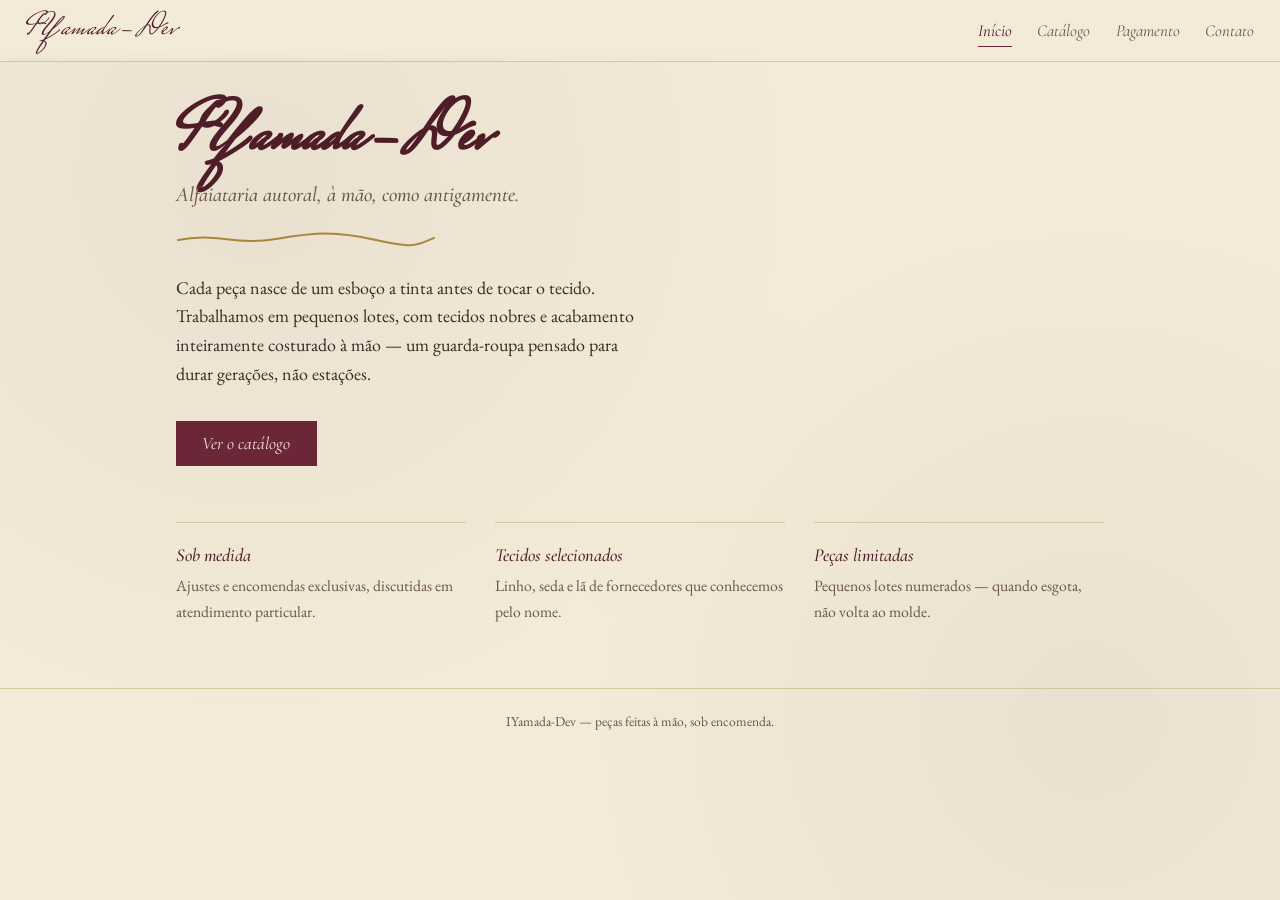
<file: Ateliê/IYamada-Dev.html>
<!DOCTYPE html>
<html lang="pt-BR">
<head>
<meta charset="UTF-8">
<meta name="viewport" content="width=device-width, initial-scale=1.0">
<title>IYamada-Dev — Alfaiataria de outro tempo</title>
<link rel="preconnect" href="https://fonts.googleapis.com">
<link rel="preconnect" href="https://fonts.gstatic.com" crossorigin>
<link href="https://fonts.googleapis.com/css2?family=Mrs+Saint+Delafield&family=Cormorant+Garamond:ital,wght@0,400;0,500;0,600;1,400;1,500&family=EB+Garamond:ital,wght@0,400;0,500;1,400&display=swap" rel="stylesheet">
<style>
  :root{
    --paper:#F3EAD8;
    --paper-alt:#EAdcbf;
    --ink:#3A2B22;
    --ink-soft:#6b5642;
    --wine:#6B2737;
    --wine-deep:#4E1D28;
    --rose:#C79B93;
    --gold:#A9863E;
    --line:#D8C6A0;
    --shadow: rgba(58,43,34,.18);
    --script: 'Mrs Saint Delafield', 'Segoe Script', cursive;
    --serif: 'Cormorant Garamond', Georgia, 'Times New Roman', serif;
    --body: 'EB Garamond', Georgia, serif;
  }
  @media (prefers-color-scheme: dark){
    :root:not([data-theme="light"]){
      --paper:#241B16;
      --paper-alt:#2E241D;
      --ink:#EDE0C8;
      --ink-soft:#c9b99a;
      --wine:#D08A93;
      --wine-deep:#8B3F4C;
      --rose:#d9b9ae;
      --gold:#cfae6c;
      --line:#4A3B2E;
      --shadow: rgba(0,0,0,.45);
    }
  }
  :root[data-theme="dark"]{
    --paper:#241B16;
    --paper-alt:#2E241D;
    --ink:#EDE0C8;
    --ink-soft:#c9b99a;
    --wine:#D08A93;
    --wine-deep:#8B3F4C;
    --rose:#d9b9ae;
    --gold:#cfae6c;
    --line:#4A3B2E;
    --shadow: rgba(0,0,0,.45);
  }
  *{box-sizing:border-box;}
  html,body{margin:0;padding:0;}
  body{
    background:var(--paper);
    color:var(--ink);
    font-family:var(--body);
    font-size:18px;
    line-height:1.6;
    overflow-x:hidden;
    min-height:100vh;
  }
  a{color:var(--wine);}
  button{font-family:inherit;}

  /* texture */
  body::before{
    content:"";
    position:fixed; inset:0;
    pointer-events:none;
    z-index:0;
    background-image:
      radial-gradient(circle at 20% 20%, var(--shadow) 0, transparent 45%),
      radial-gradient(circle at 85% 80%, var(--shadow) 0, transparent 40%);
    opacity:.25;
  }

  /* ---------- nav ---------- */
  header{
    position:fixed; top:0; left:0; right:0;
    z-index:50;
    display:flex; align-items:center; justify-content:space-between;
    padding:.9rem 1.6rem;
    background:linear-gradient(var(--paper) 85%, transparent);
    border-bottom:1px solid var(--line);
  }
  .brand{
    font-family:var(--script);
    font-size:2rem;
    color:var(--wine-deep);
    line-height:1;
    letter-spacing:.5px;
    text-decoration:none;
    white-space:nowrap;
  }
  nav{display:flex; gap:1.6rem; flex-wrap:wrap;}
  nav button{
    background:none; border:none; cursor:pointer;
    font-family:var(--serif); font-style:italic; font-size:1.05rem;
    color:var(--ink-soft);
    padding:.2rem 0;
    position:relative;
  }
  nav button::after{
    content:"";
    position:absolute; left:0; bottom:-3px;
    width:100%; height:1px;
    background:var(--wine);
    transform:scaleX(0);
    transform-origin:right;
    transition:transform .35s ease;
  }
  nav button:hover::after,
  nav button[aria-current="page"]::after{
    transform:scaleX(1);
    transform-origin:left;
  }
  nav button[aria-current="page"]{color:var(--wine-deep);}
  nav button:focus-visible, .icon-btn:focus-visible, .dot:focus-visible{
    outline:2px solid var(--wine); outline-offset:3px;
  }

  /* ---------- ink transition overlay ---------- */
  .ink-overlay{
    position:fixed; inset:0; z-index:900;
    background:var(--wine-deep);
    clip-path:circle(0% at 50% 50%);
    pointer-events:none;
  }
  .ink-overlay.animate{ transition:clip-path .55s cubic-bezier(.65,0,.35,1); }
  .ink-overlay.cover{ clip-path:circle(150% at var(--ox) var(--oy)); }
  @media (prefers-reduced-motion: reduce){
    .ink-overlay.animate{ transition:none; }
  }

  main{
    position:relative; z-index:1;
    max-width:980px; margin:0 auto;
    padding:6.5rem 1.6rem 4rem;
  }
  .page{ display:none; }
  .page.active{ display:block; animation:fadein .5s ease both; }
  @keyframes fadein{
    from{ opacity:0; transform:translateY(10px); }
    to{ opacity:1; transform:translateY(0); }
  }
  @media (prefers-reduced-motion: reduce){
    .page.active{ animation:none; }
  }

  .flourish{ width:100%; max-width:260px; height:18px; display:block; margin:1.2rem 0 1.6rem; }
  .flourish path{
    fill:none; stroke:var(--gold); stroke-width:2; stroke-linecap:round;
    stroke-dasharray:400; stroke-dashoffset:400;
    animation:draw 1.4s ease forwards .3s;
  }
  @keyframes draw{ to{ stroke-dashoffset:0; } }
  @media (prefers-reduced-motion: reduce){
    .flourish path{ animation:none; stroke-dashoffset:0; }
  }

  /* ---------- home ---------- */
  .hero h1{
    font-family:var(--script);
    font-size:clamp(2.6rem, 7vw, 4.4rem);
    color:var(--wine-deep);
    margin:0 0 .2rem;
    line-height:1;
  }
  .hero .tagline{
    font-family:var(--serif); font-style:italic; font-weight:500;
    font-size:1.3rem; color:var(--ink-soft); margin:0;
  }
  .hero p.lede{
    max-width:52ch; margin:1.6rem 0 2rem;
  }
  .cta{
    display:inline-block;
    background:var(--wine); color:var(--paper);
    font-family:var(--serif); font-style:italic; font-size:1.1rem;
    padding:.7rem 1.6rem;
    border:1px solid var(--wine);
    cursor:pointer;
    text-decoration:none;
    transition:background .25s ease, color .25s ease;
  }
  .cta:hover{ background:transparent; color:var(--wine); }

  .home-grid{
    margin-top:3.5rem;
    display:grid; grid-template-columns:repeat(3,1fr); gap:1.8rem;
  }
  .home-grid .item{ border-top:1px solid var(--line); padding-top:.9rem; }
  .home-grid h3{
    font-family:var(--serif); font-style:italic; font-weight:500;
    margin:.2rem 0; color:var(--wine-deep); font-size:1.15rem;
  }
  .home-grid p{ margin:0; color:var(--ink-soft); font-size:.98rem; }
  @media (max-width:640px){ .home-grid{ grid-template-columns:1fr; } }

  h2.page-title{
    font-family:var(--serif); font-style:italic; font-weight:500;
    font-size:2.2rem; color:var(--wine-deep); margin:0;
  }

  /* ---------- catalog carousel ---------- */
  .carousel{
    margin-top:1rem;
    display:grid; grid-template-columns:auto 1fr auto; align-items:center;
    gap:1rem;
  }
  .icon-btn{
    background:none; border:1px solid var(--line); border-radius:50%;
    width:44px; height:44px; display:flex; align-items:center; justify-content:center;
    cursor:pointer; color:var(--wine-deep); flex:0 0 auto;
    transition:border-color .2s ease, transform .15s ease;
  }
  .icon-btn:hover{ border-color:var(--wine); transform:scale(1.06); }
  .icon-btn svg{ width:20px; height:20px; stroke:currentColor; fill:none; stroke-width:2; }

  .stage{
    overflow:hidden;
    touch-action:pan-y;
  }
  .track{
    display:flex;
    transition:transform .5s cubic-bezier(.65,0,.35,1);
  }
  @media (prefers-reduced-motion: reduce){
    .track{ transition:none; }
  }
  .card{
    flex:0 0 100%;
    display:grid; grid-template-columns:1fr 1.15fr; gap:1.6rem; align-items:center;
    padding:0 .3rem;
  }
  @media (max-width:640px){ .card{ grid-template-columns:1fr; text-align:center; } }

  .sketch-wrap{
    background:var(--paper-alt);
    border:1px solid var(--line);
    aspect-ratio:3/4;
    display:flex; align-items:center; justify-content:center;
    position:relative;
    overflow:hidden;
  }
  .sketch-wrap img{
    width:100%; height:100%; object-fit:cover; object-position:top center;
    filter:sepia(.12) saturate(.92) contrast(1.04);
    opacity:0; transform:scale(1.04);
    transition:opacity .6s ease, transform .6s ease;
  }
  .sketch-wrap img.reveal{ opacity:1; transform:scale(1); }
  @media (prefers-reduced-motion: reduce){
    .sketch-wrap img{ transition:none; opacity:1; transform:none; }
  }
  .corner{
    position:absolute; top:10px; left:10px;
    width:24px; height:24px; opacity:.8; pointer-events:none;
  }
  .corner path{ fill:none; stroke:var(--gold); stroke-width:1.6; }

  .product-name{
    font-family:var(--serif); font-style:italic; font-weight:600;
    font-size:1.8rem; color:var(--wine-deep); margin:0 0 .3rem;
  }
  .product-price{
    font-family:var(--serif); font-size:1.4rem; color:var(--ink); margin:0 0 .7rem;
  }
  .stock-tag{
    display:inline-block; font-size:.92rem; padding:.25rem .7rem;
    border:1px solid var(--line);
  }
  .stock-tag.low{ color:var(--wine); border-color:var(--wine); }
  .stock-tag.out{ color:var(--paper); background:var(--wine); border-color:var(--wine); }

  .dots{ display:flex; justify-content:center; gap:.55rem; margin-top:1.4rem; }
  .dot{
    width:9px; height:9px; border-radius:50%;
    border:1px solid var(--gold); background:transparent; cursor:pointer; padding:0;
  }
  .dot[aria-current="true"]{ background:var(--gold); }

  .catalog-list{ margin-top:3rem; border-top:1px solid var(--line); }
  .catalog-list .row{
    display:flex; justify-content:space-between; align-items:baseline;
    padding:.75rem 0; border-bottom:1px solid var(--line);
    font-family:var(--serif); font-style:italic;
  }
  .catalog-list .row span:first-child{ color:var(--ink); }
  .catalog-list .row .meta{ color:var(--ink-soft); font-size:.92rem; font-style:normal; }
  .catalog-list .row .price{ color:var(--wine-deep); font-weight:600; }

  /* ---------- payment ---------- */
  .ticket-grid{
    margin-top:1.6rem;
    display:grid; grid-template-columns:repeat(2,1fr); gap:1.3rem;
  }
  @media (max-width:640px){ .ticket-grid{ grid-template-columns:1fr; } }
  .ticket{
    border:1px dashed var(--line);
    padding:1.4rem 1.5rem;
    background:var(--paper-alt);
    position:relative;
  }
  .ticket svg{ width:34px; height:34px; stroke:var(--wine); fill:none; stroke-width:2; margin-bottom:.6rem; }
  .ticket h3{
    font-family:var(--serif); font-style:italic; font-weight:600;
    margin:0 0 .3rem; color:var(--wine-deep); font-size:1.25rem;
  }
  .ticket p{ margin:0; color:var(--ink-soft); font-size:.98rem; }

  /* ---------- contact ---------- */
  .postcard{
    margin-top:1.6rem;
    border:1px solid var(--line);
    padding:2rem;
    display:grid; grid-template-columns:1fr 1px 1fr;
    gap:1.8rem; align-items:center;
    background:var(--paper-alt);
  }
  .postcard .divider{ background:var(--line); height:100%; }
  @media (max-width:640px){
    .postcard{ grid-template-columns:1fr; }
    .postcard .divider{ display:none; }
  }
  .contact-line{ display:flex; align-items:center; gap:.8rem; margin:.9rem 0; }
  .contact-line svg{ width:22px; height:22px; stroke:var(--wine); fill:none; stroke-width:2; flex:0 0 auto; }
  .contact-line a{ font-family:var(--serif); font-style:italic; font-size:1.15rem; text-decoration:none; }
  .contact-line a:hover{ text-decoration:underline; }
  .stamp{
    font-family:var(--script); font-size:1.6rem; color:var(--wine-deep);
    text-align:center;
  }

  footer{
    position:relative; z-index:1;
    text-align:center; padding:1.4rem; font-size:.85rem; color:var(--ink-soft);
    border-top:1px solid var(--line);
  }
</style>
</head>
<body>

<div class="ink-overlay" id="inkOverlay"></div>

<header>
  <a class="brand" href="#" id="brandLink">IYamada-Dev</a>
  <nav>
    <button data-page="home" aria-current="page">Início</button>
    <button data-page="catalogo">Catálogo</button>
    <button data-page="pagamento">Pagamento</button>
    <button data-page="contato">Contato</button>
  </nav>
</header>

<main>

  <!-- HOME -->
  <section class="page active" id="page-home">
    <div class="hero">
      <h1>IYamada-Dev</h1>
      <p class="tagline">Alfaiataria autoral, à mão, como antigamente.</p>
      <svg class="flourish" viewBox="0 0 260 18"><path d="M2,10 C40,2 60,16 100,9 S160,1 200,10 S240,15 258,8"/></svg>
      <p class="lede">Cada peça nasce de um esboço a tinta antes de tocar o tecido. Trabalhamos em pequenos lotes, com tecidos nobres e acabamento inteiramente costurado à mão — um guarda-roupa pensado para durar gerações, não estações.</p>
      <button class="cta" data-page="catalogo">Ver o catálogo</button>
    </div>

    <div class="home-grid">
      <div class="item">
        <h3>Sob medida</h3>
        <p>Ajustes e encomendas exclusivas, discutidas em atendimento particular.</p>
      </div>
      <div class="item">
        <h3>Tecidos selecionados</h3>
        <p>Linho, seda e lã de fornecedores que conhecemos pelo nome.</p>
      </div>
      <div class="item">
        <h3>Peças limitadas</h3>
        <p>Pequenos lotes numerados — quando esgota, não volta ao molde.</p>
      </div>
    </div>
  </section>

  <!-- CATALOGO -->
  <section class="page" id="page-catalogo">
    <h2 class="page-title">Catálogo</h2>
    <svg class="flourish" viewBox="0 0 260 18"><path d="M2,10 C40,2 60,16 100,9 S160,1 200,10 S240,15 258,8"/></svg>

    <div class="carousel">
      <button class="icon-btn" id="prevBtn" aria-label="Peça anterior">
        <svg viewBox="0 0 24 24"><path d="M15 18l-6-6 6-6"/></svg>
      </button>

      <div class="stage">
        <div class="track" id="track"></div>
      </div>

      <button class="icon-btn" id="nextBtn" aria-label="Próxima peça">
        <svg viewBox="0 0 24 24"><path d="M9 18l6-6-6-6"/></svg>
      </button>
    </div>

    <div class="dots" id="dots"></div>

    <div class="catalog-list" id="catalogList"></div>
  </section>

  <!-- PAGAMENTO -->
  <section class="page" id="page-pagamento">
    <h2 class="page-title">Formas de pagamento</h2>
    <svg class="flourish" viewBox="0 0 260 18"><path d="M2,10 C40,2 60,16 100,9 S160,1 200,10 S240,15 258,8"/></svg>
    <p>Aceitamos os seguintes meios, na loja ou por encomenda combinada em atendimento:</p>

    <div class="ticket-grid">
      <div class="ticket">
        <svg viewBox="0 0 24 24"><path d="M12 3l9 9-9 9-9-9 9-9z"/><path d="M8 12h8M12 8v8"/></svg>
        <h3>Pix</h3>
        <p>5% de desconto à vista. Confirmação enviada na hora.</p>
      </div>
      <div class="ticket">
        <svg viewBox="0 0 24 24"><rect x="2.5" y="5" width="19" height="14" rx="1.5"/><path d="M2.5 9.5h19"/></svg>
        <h3>Cartão de crédito</h3>
        <p>Em até 3x sem juros para peças a partir de R$ 300.</p>
      </div>
      <div class="ticket">
        <svg viewBox="0 0 24 24"><rect x="2.5" y="5" width="19" height="14" rx="1.5"/><path d="M6 15h4"/></svg>
        <h3>Cartão de débito</h3>
        <p>Débito à vista em todas as bandeiras principais.</p>
      </div>
      <div class="ticket">
        <svg viewBox="0 0 24 24"><rect x="2.5" y="6" width="19" height="12" rx="1"/><circle cx="12" cy="12" r="3"/></svg>
        <h3>Dinheiro</h3>
        <p>Pagamento em espécie diretamente no ateliê.</p>
      </div>
    </div>
  </section>

  <!-- CONTATO -->
  <section class="page" id="page-contato">
    <h2 class="page-title">Contato</h2>
    <svg class="flourish" viewBox="0 0 260 18"><path d="M2,10 C40,2 60,16 100,9 S160,1 200,10 S240,15 258,8"/></svg>

    <div class="postcard">
      <div>
        <p style="margin-top:0;">Atendimento por encomenda e visita agendada. Escreva, ligue ou nos encontre nas redes.</p>
        <div class="contact-line">
          <svg viewBox="0 0 24 24"><path d="M22 16.9v3a2 2 0 0 1-2.2 2 19.8 19.8 0 0 1-8.6-3 19.5 19.5 0 0 1-6-6 19.8 19.8 0 0 1-3-8.7A2 2 0 0 1 4.1 2h3a2 2 0 0 1 2 1.7c.1.9.3 1.8.6 2.7a2 2 0 0 1-.5 2.1L7.9 9.9a16 16 0 0 0 6 6l1.4-1.4a2 2 0 0 1 2.1-.5c.9.3 1.8.5 2.7.6a2 2 0 0 1 1.9 2z"/></svg>
          <a href="#">xxxxxxxxxxxxxxxx</a>
        </div>
      </div>
      <div class="divider"></div>
      <div class="stamp">— com carinho,<br>IYamada-Dev</div>
    </div>
  </section>

</main>

<footer>IYamada-Dev — peças feitas à mão, sob encomenda.</footer>

<script>
(function(){
  var photos = {
    skirt: "[data-uri]",
    dressPink: "[data-uri]",
    blazer: "[data-uri]",
    blouse: "[data-uri]",
    dressGreen: "[data-uri]",
    coat: "[data-uri]",
  };

  var products = [
    { name:"Vestido Midi Rosa Empoeirado", price:389, stock:4, img:photos.dressPink },
    { name:"Blazer Alfaiataria Bordô",     price:459, stock:2, img:photos.blazer },
    { name:"Saia Plissada Creme",          price:259, stock:7, img:photos.skirt },
    { name:"Blusa de Seda Marfim",         price:219, stock:0, img:photos.blouse },
    { name:"Vestido Longo Verde Musgo",    price:529, stock:3, img:photos.dressGreen },
    { name:"Casaco de Lã Caramelo",        price:619, stock:5, img:photos.coat }
  ];

  function brl(n){
    return n.toLocaleString('pt-BR', { style:'currency', currency:'BRL' });
  }

  var track = document.getElementById('track');
  var dotsWrap = document.getElementById('dots');
  var list = document.getElementById('catalogList');

  products.forEach(function(p, i){
    var card = document.createElement('div');
    card.className = 'card';
    var stockHtml;
    if(p.stock === 0){
      stockHtml = '<span class="stock-tag out">Esgotado</span>';
    } else if(p.stock <= 2){
      stockHtml = '<span class="stock-tag low">' + p.stock + ' peça' + (p.stock>1?'s':'') + ' em estoque — últimas unidades</span>';
    } else {
      stockHtml = '<span class="stock-tag">' + p.stock + ' peças em estoque</span>';
    }
    card.innerHTML =
      '<div class="sketch-wrap">' +
        '<img src="'+p.img+'" alt="Foto de '+p.name+'" class="photo" data-idx="'+i+'">' +
        '<svg class="corner" viewBox="0 0 26 26"><path d="M1,10 Q1,1 10,1 M1,14 L1,20"/></svg>' +
      '</div>' +
      '<div>' +
        '<p class="product-name">' + p.name + '</p>' +
        '<p class="product-price">' + brl(p.price) + '</p>' +
        stockHtml +
      '</div>';
    track.appendChild(card);

    var dot = document.createElement('button');
    dot.className = 'dot';
    dot.setAttribute('aria-label', 'Ver ' + p.name);
    if(i===0) dot.setAttribute('aria-current','true');
    dot.addEventListener('click', function(){ goTo(i); });
    dotsWrap.appendChild(dot);

    var row = document.createElement('div');
    row.className = 'row';
    row.innerHTML =
      '<span>' + p.name + ' <span class="meta">— ' + (p.stock===0 ? 'esgotado' : p.stock + ' peças') + '</span></span>' +
      '<span class="price">' + brl(p.price) + '</span>';
    list.appendChild(row);
  });

  var current = 0;
  function render(animateSketch){
    track.style.transform = 'translateX(' + (-current*100) + '%)';
    var dots = dotsWrap.querySelectorAll('.dot');
    dots.forEach(function(d,i){
      if(i===current) d.setAttribute('aria-current','true');
      else d.removeAttribute('aria-current');
    });
    if(animateSketch){
      var img = track.querySelector('.photo[data-idx="'+current+'"]');
      if(img){
        img.classList.remove('reveal');
        void img.getBoundingClientRect();
        img.classList.add('reveal');
      }
    }
  }
  function goTo(i){
    current = (i + products.length) % products.length;
    render(true);
  }
  document.getElementById('prevBtn').addEventListener('click', function(){ goTo(current-1); });
  document.getElementById('nextBtn').addEventListener('click', function(){ goTo(current+1); });

  document.addEventListener('keydown', function(e){
    if(!document.getElementById('page-catalogo').classList.contains('active')) return;
    if(e.key === 'ArrowLeft') goTo(current-1);
    if(e.key === 'ArrowRight') goTo(current+1);
  });

  var stage = document.querySelector('.stage');
  var touchX = null;
  stage.addEventListener('touchstart', function(e){ touchX = e.touches[0].clientX; }, {passive:true});
  stage.addEventListener('touchend', function(e){
    if(touchX===null) return;
    var dx = e.changedTouches[0].clientX - touchX;
    if(Math.abs(dx) > 40){ dx < 0 ? goTo(current+1) : goTo(current-1); }
    touchX = null;
  }, {passive:true});

  render(true);

  /* ---------- page navigation with ink transition ---------- */
  var overlay = document.getElementById('inkOverlay');
  var navButtons = document.querySelectorAll('nav button');
  var ctaButtons = document.querySelectorAll('[data-page]');
  var pages = document.querySelectorAll('.page');
  var activePage = 'home';
  var reduceMotion = window.matchMedia('(prefers-reduced-motion: reduce)').matches;

  function setActivePage(target){
    pages.forEach(function(p){ p.classList.toggle('active', p.id === 'page-'+target); });
    navButtons.forEach(function(b){
      if(b.dataset.page === target) b.setAttribute('aria-current','page');
      else b.removeAttribute('aria-current');
    });
    activePage = target;
    window.scrollTo({ top:0, behavior:'instant' in window ? 'instant' : 'auto' });
  }

  function switchPage(target, originEl){
    if(target === activePage) return;
    if(reduceMotion){ setActivePage(target); return; }

    var rect = originEl ? originEl.getBoundingClientRect() : {left:window.innerWidth/2, top:0, width:0, height:0};
    var ox = rect.left + rect.width/2;
    var oy = rect.top + rect.height/2;
    overlay.style.setProperty('--ox', ox + 'px');
    overlay.style.setProperty('--oy', oy + 'px');

    overlay.classList.add('animate');
    requestAnimationFrame(function(){
      overlay.classList.add('cover');
    });

    setTimeout(function(){
      setActivePage(target);
      overlay.classList.remove('animate');
      overlay.classList.remove('cover');
      void overlay.offsetWidth;
      overlay.classList.add('animate');
    }, 560);
  }

  ctaButtons.forEach(function(btn){
    btn.addEventListener('click', function(e){
      var target = btn.dataset.page;
      if(target) switchPage(target, btn);
    });
  });
  document.getElementById('brandLink').addEventListener('click', function(e){
    e.preventDefault();
    switchPage('home', document.getElementById('brandLink'));
  });
})();
</script>
</body>
</html>
</file>
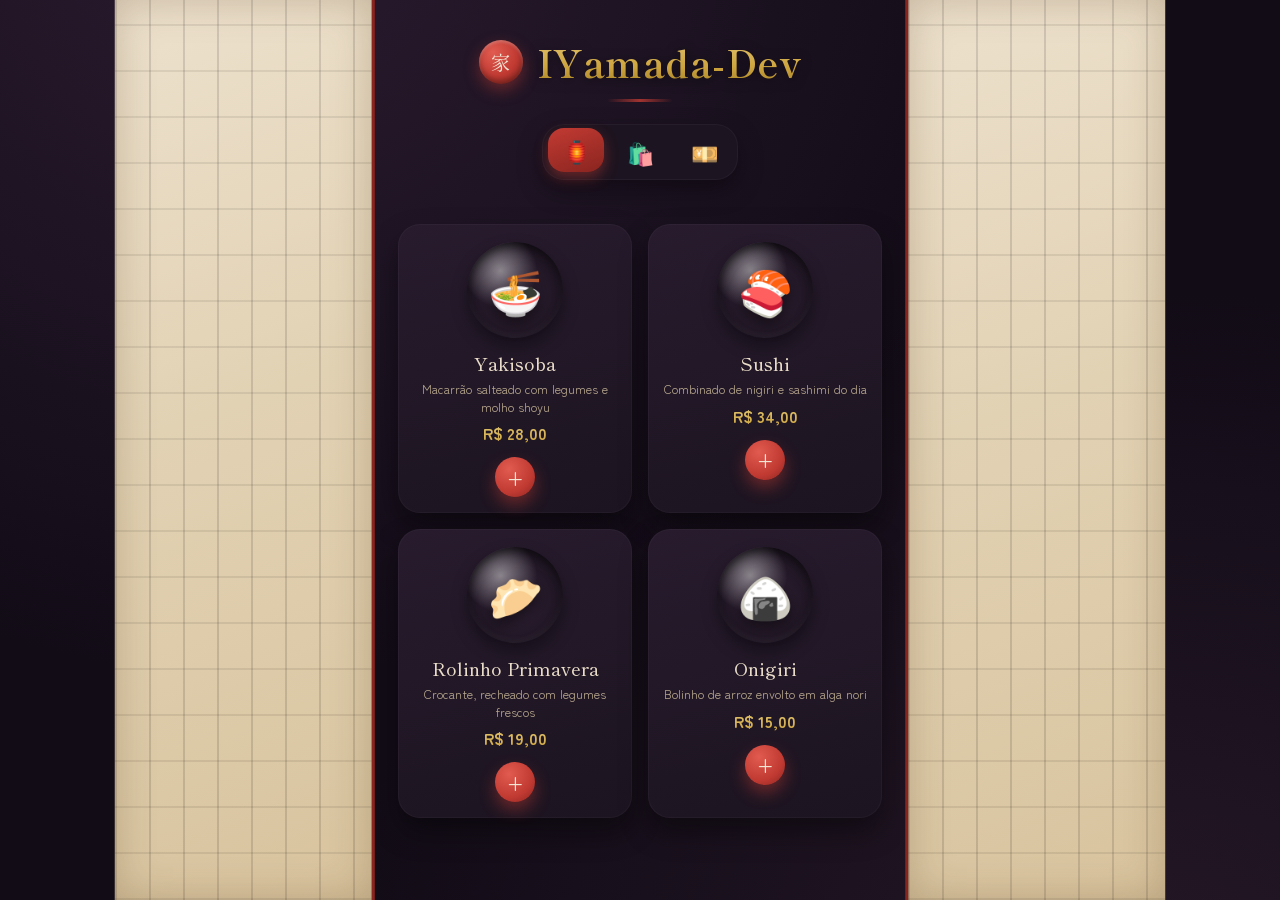
<file: Restaurante japonês/iyamada-dev-restaurante.html>
<!DOCTYPE html>
<html lang="pt-BR">
<head>
<meta charset="UTF-8">
<meta name="viewport" content="width=device-width, initial-scale=1.0">
<title>IYamada-Dev — Restaurante Japonês</title>
<meta name="description" content="IYamada-Dev — cardápio, carrinho e pagamento ilustrativo de um restaurante japonês fictício.">
<meta property="og:title" content="IYamada-Dev">
<meta property="og:description" content="Cardápio, carrinho e pagamento de um restaurante japonês fictício.">
<link rel="icon" href="data:image/svg+xml,%3Csvg xmlns='http://www.w3.org/2000/svg' viewBox='0 0 100 100'%3E%3Ccircle cx='50' cy='50' r='48' fill='%23c23b33'/%3E%3Ctext x='50' y='68' font-size='58' text-anchor='middle' fill='%23f3e7d6'%3E家%3C/text%3E%3C/svg%3E">
<link rel="preconnect" href="https://fonts.googleapis.com">
<link rel="preconnect" href="https://fonts.gstatic.com" crossorigin>
<link href="https://fonts.googleapis.com/css2?family=Shippori+Mincho:wght@500;700&family=Zen+Maru+Gothic:wght@400;500;700;900&display=swap" rel="stylesheet">
<style>
  :root{
    --bg-0:#120c17;
    --bg-1:#1c1420;
    --bg-2:#271b2d;
    --bg-3:#332338;
    --red:#c23b33;
    --red-deep:#8a241f;
    --red-glow:rgba(194,59,51,.45);
    --gold:#cda43e;
    --gold-soft:#e4c877;
    --cream:#f3e7d6;
    --ink:#e9dcc8;
    --ink-dim:#b9a98f;
    --pink:#e9aeb9;
    --ok:#5fa96b;
    --font-display:'Shippori Mincho', serif;
    --font-body:'Zen Maru Gothic', sans-serif;
  }

  *{box-sizing:border-box; margin:0; padding:0;}

  html,body{
    height:100%;
    background:
      radial-gradient(ellipse at 20% -10%, #2a1b2f 0%, transparent 55%),
      radial-gradient(ellipse at 90% 110%, #241726 0%, transparent 50%),
      var(--bg-0);
    color:var(--ink);
    font-family:var(--font-body);
    font-size:17px;
    overflow-x:hidden;
    -webkit-tap-highlight-color:transparent;
  }

  button{font-family:inherit; border:none; background:none; color:inherit; cursor:pointer;}
  input{font-family:inherit; color:inherit;}

  :focus-visible{
    outline:2px solid var(--gold-soft);
    outline-offset:3px;
    border-radius:8px;
  }

  @media (prefers-reduced-motion: reduce){
    *{ animation-duration:.01ms !important; transition-duration:.01ms !important; }
  }

  /* ---------- splash ---------- */
  .splash{
    position:fixed; inset:0; z-index:200;
    background:var(--bg-0);
    display:flex; align-items:center; justify-content:center;
    transition:opacity .6s ease, visibility .6s;
  }
  .splash.hide{ opacity:0; visibility:hidden; pointer-events:none; }
  .splash .seal{
    width:84px; height:84px; font-size:38px;
    animation:pulse 1.1s ease-in-out infinite;
  }
  @keyframes pulse{
    0%,100%{ transform:scale(1); }
    50%{ transform:scale(1.08); }
  }

  /* ---------- layout shell ---------- */
  .app{
    max-width:520px;
    margin:0 auto;
    min-height:100vh;
    display:flex;
    flex-direction:column;
    position:relative;
  }

  /* ---------- header ---------- */
  header{
    padding:34px 20px 18px;
    text-align:center;
    position:relative;
    z-index:5;
  }

  .brand{
    display:flex;
    align-items:center;
    justify-content:center;
    gap:14px;
  }

  .seal{
    width:44px; height:44px;
    border-radius:50%;
    background:radial-gradient(circle at 32% 28%, #e15b50, var(--red) 55%, var(--red-deep) 100%);
    box-shadow:0 6px 16px var(--red-glow), inset 0 -3px 6px rgba(0,0,0,.35), inset 0 2px 3px rgba(255,255,255,.25);
    display:flex; align-items:center; justify-content:center;
    font-family:var(--font-display);
    font-size:20px;
    color:var(--cream);
    flex:none;
  }

  .brand h1{
    font-family:var(--font-display);
    font-weight:700;
    font-size:clamp(28px,7vw,38px);
    letter-spacing:.5px;
    background:linear-gradient(180deg, var(--gold-soft), var(--gold) 60%, #a17d24);
    -webkit-background-clip:text;
    background-clip:text;
    color:transparent;
    filter:drop-shadow(0 2px 6px rgba(0,0,0,.5));
  }

  .brand-underline{
    width:66px; height:3px; margin:10px auto 0;
    background:linear-gradient(90deg, transparent, var(--red), transparent);
    border-radius:2px;
    opacity:.8;
  }

  .slogan{
    margin-top:10px;
    font-family:var(--font-display);
    font-size:14px;
    color:var(--ink-dim);
    letter-spacing:.4px;
  }

  /* ---------- nav ---------- */
  nav.tabs{
    display:flex;
    gap:8px;
    justify-content:center;
    margin:22px auto 0;
    padding:6px;
    background:var(--bg-1);
    border-radius:22px;
    width:max-content;
    box-shadow:inset 0 0 0 1px rgba(255,255,255,.04), 0 10px 24px rgba(0,0,0,.35);
  }

  nav.tabs button{
    width:56px; height:44px;
    border-radius:16px;
    font-size:22px;
    display:flex; align-items:center; justify-content:center;
    position:relative;
    transition:background .3s ease, transform .25s ease;
  }

  nav.tabs button.active{
    background:linear-gradient(160deg, var(--red), var(--red-deep));
    box-shadow:0 6px 14px var(--red-glow);
    transform:translateY(-2px);
  }

  .badge{
    position:absolute;
    top:-4px; right:-4px;
    min-width:19px; height:19px;
    padding:0 4px;
    border-radius:50%;
    background:var(--gold);
    color:#2a1c05;
    font-size:11px;
    font-weight:700;
    display:flex; align-items:center; justify-content:center;
    box-shadow:0 2px 6px rgba(0,0,0,.4);
  }

  /* ---------- stage (where the 3 views live) ---------- */
  .stage{
    position:relative;
    flex:1;
    padding:26px 18px 40px;
    overflow:hidden;
  }

  .view{
    display:none;
    animation:rise .5s ease both;
  }
  .view.active{ display:block; }

  @keyframes rise{
    from{ opacity:0; transform:translateY(14px); }
    to{ opacity:1; transform:translateY(0); }
  }

  /* ---------- shoji sliding-door transition overlay ---------- */
  .shoji{
    position:absolute;
    inset:0;
    z-index:40;
    pointer-events:none;
  }
  .leaf{
    position:absolute;
    top:0; bottom:0;
    width:50%;
    background:
      repeating-linear-gradient(90deg, rgba(0,0,0,.12) 0 2px, transparent 2px 34px),
      repeating-linear-gradient(0deg, rgba(0,0,0,.08) 0 2px, transparent 2px 46px),
      linear-gradient(160deg, #ede1cd, #e2d2b4 45%, #d8c39d 100%);
    box-shadow: inset 0 0 40px rgba(80,50,20,.25);
    transition: transform .42s cubic-bezier(.76,0,.24,1);
  }
  .leaf.l{ left:0; transform:translateX(-102%); border-right:3px solid var(--red-deep); }
  .leaf.r{ right:0; transform:translateX(102%); border-left:3px solid var(--red-deep); }
  .shoji.cover .leaf.l{ transform:translateX(0); }
  .shoji.cover .leaf.r{ transform:translateX(0); }

  /* ================= MENU ================= */
  .menu-grid{
    display:grid;
    grid-template-columns:1fr 1fr;
    gap:16px;
  }
  @media (max-width:380px){ .menu-grid{ grid-template-columns:1fr; } }

  .dish{
    background:linear-gradient(165deg, var(--bg-2), var(--bg-1));
    border-radius:22px;
    padding:18px 14px 16px;
    position:relative;
    box-shadow:0 14px 28px rgba(0,0,0,.4), inset 0 0 0 1px rgba(255,255,255,.03);
    display:flex; flex-direction:column; align-items:center;
    text-align:center;
    transition:transform .3s ease, box-shadow .3s ease;
  }
  @media (hover:hover){
    .dish:hover{
      transform:translateY(-6px) rotate(-.4deg);
      box-shadow:0 20px 36px rgba(0,0,0,.5), 0 0 0 1px rgba(228,200,119,.15), inset 0 0 0 1px rgba(255,255,255,.03);
    }
    .dish:hover .plate{ box-shadow:inset 0 4px 10px rgba(0,0,0,.5), inset 0 -3px 6px rgba(255,255,255,.08), 0 10px 22px var(--red-glow); }
  }

  .plate{
    width:96px; height:96px;
    border-radius:50%;
    display:flex; align-items:center; justify-content:center;
    margin-bottom:12px;
    background:radial-gradient(circle at 35% 30%, #fff7 0%, transparent 40%),
               radial-gradient(circle at 50% 55%, var(--bg-3), var(--bg-1) 75%);
    box-shadow:inset 0 4px 10px rgba(0,0,0,.5), inset 0 -3px 6px rgba(255,255,255,.05), 0 8px 16px rgba(0,0,0,.35);
    transition:box-shadow .3s ease;
  }
  .plate span{
    font-size:44px;
    filter:drop-shadow(0 6px 8px rgba(0,0,0,.55));
  }

  .dish h3{
    font-family:var(--font-display);
    font-size:18px;
    color:var(--ink);
    font-weight:500;
  }

  .dish .desc{
    margin-top:4px;
    font-size:12.5px;
    color:var(--ink-dim);
    line-height:1.4;
  }

  .price{
    margin-top:6px;
    font-weight:700;
    font-size:16px;
    background:linear-gradient(180deg, var(--gold-soft), var(--gold));
    -webkit-background-clip:text;
    background-clip:text;
    color:transparent;
  }

  .add-btn{
    margin-top:12px;
    width:40px; height:40px;
    border-radius:50%;
    font-size:20px;
    color:var(--cream);
    background:radial-gradient(circle at 35% 30%, #e15b50, var(--red) 60%, var(--red-deep));
    box-shadow:0 8px 16px var(--red-glow);
    transition:transform .18s ease;
  }
  .add-btn:active{ transform:scale(.88); }

  /* ================= TOAST ================= */
  .toast-wrap{
    position:fixed;
    left:50%; bottom:26px;
    transform:translateX(-50%) translateY(20px);
    z-index:80;
    display:flex; flex-direction:column; gap:8px;
    align-items:center;
    pointer-events:none;
  }
  .toast{
    background:linear-gradient(160deg, var(--bg-2), var(--bg-1));
    border-radius:14px;
    padding:11px 18px;
    font-size:14px;
    color:var(--cream);
    box-shadow:0 10px 24px rgba(0,0,0,.5), inset 0 0 0 1px rgba(228,200,119,.2);
    display:flex; align-items:center; gap:8px;
    opacity:0; transform:translateY(10px);
    animation:toastIn .3s ease forwards, toastOut .3s ease 2.1s forwards;
  }
  @keyframes toastIn{ to{ opacity:1; transform:translateY(0); } }
  @keyframes toastOut{ to{ opacity:0; transform:translateY(-8px); } }

  /* ================= CART ================= */
  .cart-list{ display:flex; flex-direction:column; gap:14px; }

  .cart-item{
    display:flex; align-items:center; gap:12px;
    background:var(--bg-2);
    border-radius:18px;
    padding:12px 14px;
    box-shadow:0 10px 20px rgba(0,0,0,.35);
  }

  .cart-emoji{
    width:52px; height:52px; border-radius:14px;
    display:flex; align-items:center; justify-content:center;
    font-size:28px;
    background:radial-gradient(circle at 35% 30%, var(--bg-3), var(--bg-1));
    box-shadow:inset 0 3px 8px rgba(0,0,0,.5);
    flex:none;
  }

  .cart-info{ flex:1; min-width:0; }
  .cart-info h4{
    font-family:var(--font-display);
    font-size:16px;
    color:var(--ink);
  }
  .cart-info .price{ font-size:14px; margin-top:2px; }

  .cart-actions{ display:flex; flex-direction:column; align-items:flex-end; gap:6px; }

  .stepper{
    display:flex; align-items:center; gap:10px;
    background:var(--bg-1);
    border-radius:14px;
    padding:5px 8px;
  }
  .stepper button{
    width:26px; height:26px; border-radius:8px;
    background:var(--bg-3);
    font-size:16px; font-weight:700;
    display:flex; align-items:center; justify-content:center;
    color:var(--gold-soft);
  }
  .stepper span{ min-width:16px; text-align:center; font-weight:700; }

  .remove-btn{
    font-size:12px;
    color:var(--ink-dim);
    padding:2px 4px;
    transition:color .2s ease;
  }
  .remove-btn:hover{ color:var(--red); }

  .empty-state{
    text-align:center;
    padding:50px 10px;
    color:var(--ink-dim);
  }
  .empty-state .plate{ width:110px; height:110px; margin:0 auto 18px; }
  .empty-state .plate span{ font-size:52px; opacity:.6; }
  .empty-state p{ font-family:var(--font-display); font-size:18px; }

  .total-row{
    margin-top:24px;
    display:flex; align-items:center; justify-content:space-between;
    padding:18px 20px;
    border-radius:20px;
    background:linear-gradient(160deg, var(--bg-2), var(--bg-1));
    box-shadow:0 12px 24px rgba(0,0,0,.4), inset 0 0 0 1px rgba(255,255,255,.04);
  }
  .total-row .label{ font-family:var(--font-display); font-size:17px; color:var(--ink); }
  .total-row .amount{ font-size:22px; font-weight:700; color:var(--gold-soft); }

  .cta{
    margin-top:18px;
    width:100%;
    padding:16px;
    border-radius:18px;
    font-family:var(--font-display);
    font-size:17px;
    color:var(--cream);
    background:linear-gradient(160deg, var(--red), var(--red-deep));
    box-shadow:0 12px 24px var(--red-glow);
    transition:transform .15s ease, opacity .2s;
    display:flex; align-items:center; justify-content:center; gap:10px;
  }
  .cta:active{ transform:scale(.97); }
  .cta:disabled{ opacity:.35; box-shadow:none; }

  .cta.shake{ animation:shake .4s ease; }
  @keyframes shake{
    0%,100%{ transform:translateX(0); }
    25%{ transform:translateX(-6px); }
    75%{ transform:translateX(6px); }
  }

  .spinner{
    width:16px; height:16px;
    border-radius:50%;
    border:2px solid rgba(243,231,214,.35);
    border-top-color:var(--cream);
    animation:spin .7s linear infinite;
  }
  @keyframes spin{ to{ transform:rotate(360deg); } }

  /* ================= PAYMENT ================= */
  .pay-methods{
    display:flex; gap:10px;
  }
  .pay-methods button{
    flex:1;
    padding:16px 6px;
    border-radius:18px;
    background:var(--bg-2);
    display:flex; flex-direction:column; align-items:center; gap:8px;
    box-shadow:0 10px 20px rgba(0,0,0,.35);
    transition:box-shadow .25s ease, transform .2s ease, background .25s ease;
  }
  .pay-methods button span.ic{ font-size:26px; }
  .pay-methods button.active{
    background:linear-gradient(160deg, var(--bg-3), var(--bg-2));
    box-shadow:0 0 0 2px var(--red), 0 10px 24px var(--red-glow);
    transform:translateY(-3px);
  }

  .pay-panel{
    margin-top:22px;
    background:var(--bg-2);
    border-radius:20px;
    padding:22px 18px;
    box-shadow:0 12px 24px rgba(0,0,0,.35), inset 0 0 0 1px rgba(255,255,255,.03);
    min-height:150px;
  }
  .pay-panel .row{ margin-bottom:14px; }
  .pay-panel input{
    width:100%;
    padding:13px 14px;
    border-radius:12px;
    background:var(--bg-1);
    box-shadow:inset 0 2px 6px rgba(0,0,0,.5);
    font-size:15px;
    color:var(--ink);
    transition:box-shadow .2s ease;
  }
  .pay-panel input:focus{ box-shadow:inset 0 2px 6px rgba(0,0,0,.5), 0 0 0 2px var(--gold-soft); outline:none; }
  .pay-panel input::placeholder{ color:var(--ink-dim); }
  .row-2{ display:flex; gap:10px; }
  .row-2 input{ flex:1; }

  .qr{
    width:150px; height:150px;
    margin:0 auto 14px;
    border-radius:16px;
    background:
      repeating-conic-gradient(#191019 0% 25%, #f0e6d3 0% 50%) 0 0/24px 24px,
      linear-gradient(#f0e6d3,#f0e6d3);
    background-blend-mode:normal;
    box-shadow:0 10px 22px rgba(0,0,0,.5);
    position:relative;
  }
  .qr::after{
    content:"";
    position:absolute; inset:38%;
    background:var(--red);
    border-radius:8px;
    box-shadow:0 0 0 6px #f0e6d3;
  }
  .pix-hint{ text-align:center; color:var(--ink-dim); font-size:14px; }

  .cash-face{
    display:flex; flex-direction:column; align-items:center; gap:14px;
  }
  .cash-face .ic{ font-size:44px; filter:drop-shadow(0 6px 10px rgba(0,0,0,.5)); }

  .credit{
    margin-top:30px;
    text-align:center;
    font-family:var(--font-display);
    font-size:13px;
    color:var(--ink-dim);
    letter-spacing:.3px;
  }
  .credit span{ color:var(--gold-soft); }

  /* ---------- stamp confirmation overlay ---------- */
  .stamp-overlay{
    position:fixed; inset:0;
    background:rgba(8,5,10,.82);
    display:none;
    align-items:center; justify-content:center;
    z-index:100;
  }
  .stamp-overlay.show{ display:flex; }

  .hanko{
    width:150px; height:150px;
    border-radius:50%;
    background:radial-gradient(circle at 35% 30%, #e15b50, var(--red) 60%, var(--red-deep));
    display:flex; align-items:center; justify-content:center;
    box-shadow:0 0 0 6px rgba(243,231,214,.15), 0 20px 50px rgba(0,0,0,.6);
    transform:scale(2.6) rotate(-14deg);
    opacity:0;
  }
  .hanko span{
    font-family:var(--font-display);
    font-size:56px;
    color:var(--cream);
  }
  .stamp-overlay.show .hanko{
    animation:stampdown .55s cubic-bezier(.2,1.4,.4,1) forwards;
  }
  @keyframes stampdown{
    0%{ transform:scale(2.6) rotate(-14deg); opacity:0; }
    60%{ transform:scale(.92) rotate(-6deg); opacity:1; }
    80%{ transform:scale(1.06) rotate(-6deg); }
    100%{ transform:scale(1) rotate(-6deg); opacity:1; }
  }
</style>
</head>
<body>

<div class="splash" id="splash">
  <div class="seal">家</div>
</div>

<div class="app">

  <header>
    <div class="brand">
      <div class="seal" aria-hidden="true">家</div>
      <h1>IYamada-Dev</h1>
    </div>
    <div class="brand-underline"></div>

    <nav class="tabs" aria-label="Navegação">
      <button id="tab-menu" class="active" onclick="showView('menu')" aria-label="Cardápio">🏮</button>
      <button id="tab-cart" onclick="showView('cart')" aria-label="Carrinho">
        🛍️
        <span class="badge" id="cart-badge" style="display:none;">0</span>
      </button>
      <button id="tab-pay" onclick="showView('pay')" aria-label="Pagamento">💴</button>
    </nav>
  </header>

  <div class="stage" id="stage">

    <!-- MENU -->
    <section class="view active" id="view-menu">
      <div class="menu-grid" id="menu-grid"></div>
    </section>

    <!-- CART -->
    <section class="view" id="view-cart">
      <div id="cart-body"></div>
    </section>

    <!-- PAYMENT -->
    <section class="view" id="view-pay">
      <div class="pay-methods">
        <button data-method="card" class="active" onclick="selectPayment('card')" aria-label="Cartão">
          <span class="ic">💳</span>
        </button>
        <button data-method="cash" onclick="selectPayment('cash')" aria-label="Dinheiro">
          <span class="ic">💵</span>
        </button>
        <button data-method="pix" onclick="selectPayment('pix')" aria-label="Pix">
          <span class="ic">📱</span>
        </button>
      </div>

      <div class="pay-panel" id="pay-panel"></div>

      <button class="cta" id="confirm-btn" onclick="confirmPayment()">
        <span id="confirm-label">Confirmar pagamento</span>
      </button>

      <p class="credit">Feito por <span>IYamada-Dev</span></p>
    </section>

  </div>

  <div class="shoji" id="shoji">
    <div class="leaf l"></div>
    <div class="leaf r"></div>
  </div>
</div>

<div class="toast-wrap" id="toast-wrap"></div>

<div class="stamp-overlay" id="stamp-overlay">
  <div class="hanko"><span>済</span></div>
</div>

<script>
  const products = [
    { id:'yakisoba', name:'Yakisoba', emoji:'🍜', price:28, desc:'Macarrão salteado com legumes e molho shoyu' },
    { id:'sushi', name:'Sushi', emoji:'🍣', price:34, desc:'Combinado de nigiri e sashimi do dia' },
    { id:'harumaki', name:'Rolinho Primavera', emoji:'🥟', price:19, desc:'Crocante, recheado com legumes frescos' },
    { id:'onigiri', name:'Onigiri', emoji:'🍙', price:15, desc:'Bolinho de arroz envolto em alga nori' },
  ];

  const STORAGE_KEY = 'iyamada-dev-cart';
  let cart = loadCart(); // id -> qty
  let currentView = 'menu';
  let currentMethod = 'card';
  let isPaying = false;

  const fmt = v => 'R$ ' + v.toFixed(2).replace('.', ',');

  function loadCart(){
    try{
      const raw = localStorage.getItem(STORAGE_KEY);
      return raw ? JSON.parse(raw) : {};
    }catch(e){ return {}; }
  }
  function saveCart(){
    try{ localStorage.setItem(STORAGE_KEY, JSON.stringify(cart)); }catch(e){}
  }

  /* ---------- toast ---------- */
  function showToast(msg){
    const wrap = document.getElementById('toast-wrap');
    const t = document.createElement('div');
    t.className = 'toast';
    t.textContent = msg;
    wrap.appendChild(t);
    setTimeout(()=> t.remove(), 2500);
  }

  /* ---------- render menu ---------- */
  function renderMenu(){
    const grid = document.getElementById('menu-grid');
    grid.innerHTML = products.map(p => `
      <div class="dish">
        <div class="plate"><span>${p.emoji}</span></div>
        <h3>${p.name}</h3>
        <p class="desc">${p.desc}</p>
        <div class="price">${fmt(p.price)}</div>
        <button class="add-btn" onclick="addToCart('${p.id}')" aria-label="Adicionar ${p.name} ao carrinho">+</button>
      </div>
    `).join('');
  }

  /* ---------- cart logic ---------- */
  function addToCart(id){
    cart[id] = (cart[id] || 0) + 1;
    saveCart();
    updateBadge();
    renderCart();
    const p = products.find(x=>x.id===id);
    showToast(`${p.name} adicionado`);
  }
  function changeQty(id, delta){
    if(!cart[id]) return;
    cart[id] += delta;
    if(cart[id] <= 0) delete cart[id];
    saveCart();
    updateBadge();
    renderCart();
  }
  function removeItem(id){
    delete cart[id];
    saveCart();
    updateBadge();
    renderCart();
  }
  function cartCount(){
    return Object.values(cart).reduce((a,b)=>a+b,0);
  }
  function cartTotal(){
    return Object.entries(cart).reduce((sum,[id,qty])=>{
      const p = products.find(x=>x.id===id);
      return sum + p.price * qty;
    },0);
  }
  function updateBadge(){
    const badge = document.getElementById('cart-badge');
    const n = cartCount();
    badge.textContent = n;
    badge.style.display = n > 0 ? 'flex' : 'none';
  }

  function renderCart(){
    const body = document.getElementById('cart-body');
    const ids = Object.keys(cart);

    if(ids.length === 0){
      body.innerHTML = `
        <div class="empty-state">
          <div class="plate"><span>🍱</span></div>
          <p>Seu carrinho está vazio</p>
        </div>`;
      return;
    }

    const items = ids.map(id=>{
      const p = products.find(x=>x.id===id);
      const qty = cart[id];
      return `
        <div class="cart-item">
          <div class="cart-emoji">${p.emoji}</div>
          <div class="cart-info">
            <h4>${p.name}</h4>
            <div class="price">${fmt(p.price * qty)}</div>
          </div>
          <div class="cart-actions">
            <div class="stepper">
              <button onclick="changeQty('${id}', -1)" aria-label="Diminuir ${p.name}">–</button>
              <span>${qty}</span>
              <button onclick="changeQty('${id}', 1)" aria-label="Aumentar ${p.name}">+</button>
            </div>
            <button class="remove-btn" onclick="removeItem('${id}')">remover</button>
          </div>
        </div>`;
    }).join('');

    body.innerHTML = `
      <div class="cart-list">${items}</div>
      <div class="total-row">
        <span class="label">Total</span>
        <span class="amount">${fmt(cartTotal())}</span>
      </div>
      <button class="cta" onclick="showView('pay')">Ir para pagamento</button>
    `;
  }

  /* ---------- payment logic ---------- */
  function selectPayment(method){
    currentMethod = method;
    document.querySelectorAll('.pay-methods button').forEach(b=>{
      b.classList.toggle('active', b.dataset.method === method);
    });
    renderPayPanel();
  }

  function renderPayPanel(){
    const panel = document.getElementById('pay-panel');
    if(currentMethod === 'card'){
      panel.innerHTML = `
        <div class="row"><input placeholder="Número do cartão" inputmode="numeric" maxlength="19"></div>
        <div class="row"><input placeholder="Nome impresso no cartão"></div>
        <div class="row row-2">
          <input placeholder="Validade" maxlength="5">
          <input placeholder="CVV" inputmode="numeric" maxlength="4">
        </div>`;
    } else if(currentMethod === 'pix'){
      panel.innerHTML = `
        <div class="qr"></div>
        <p class="pix-hint">Escaneie para pagar ${fmt(cartTotal())}</p>`;
    } else {
      panel.innerHTML = `
        <div class="cash-face">
          <div class="ic">💴</div>
          <input placeholder="Troco para quanto?" style="max-width:220px; text-align:center;">
        </div>`;
    }
  }

  function confirmPayment(){
    const btn = document.getElementById('confirm-btn');
    if(cartCount() === 0){
      btn.classList.remove('shake');
      void btn.offsetWidth;
      btn.classList.add('shake');
      showToast('Adicione itens ao carrinho antes de pagar');
      return;
    }
    if(isPaying) return;
    isPaying = true;

    const label = document.getElementById('confirm-label');
    btn.disabled = true;
    label.innerHTML = '<span class="spinner"></span> Processando…';

    setTimeout(()=>{
      const overlay = document.getElementById('stamp-overlay');
      overlay.classList.add('show');

      setTimeout(()=>{
        overlay.classList.remove('show');
        cart = {};
        saveCart();
        updateBadge();
        renderCart();
        renderPayPanel();
        showView('menu');
        label.textContent = 'Confirmar pagamento';
        btn.disabled = false;
        isPaying = false;
      }, 1500);
    }, 700);
  }

  /* ---------- view switching w/ shoji transition ---------- */
  function showView(name){
    if(name === currentView) return;
    const shoji = document.getElementById('shoji');
    shoji.classList.add('cover');

    setTimeout(()=>{
      document.querySelectorAll('.view').forEach(v=>v.classList.remove('active'));
      document.getElementById('view-' + name).classList.add('active');

      document.querySelectorAll('nav.tabs button').forEach(b=>b.classList.remove('active'));
      document.getElementById('tab-' + name).classList.add('active');

      currentView = name;
      if(name === 'cart') renderCart();
      if(name === 'pay') renderPayPanel();

      shoji.classList.remove('cover');
    }, 420);
  }

  /* ---------- init ---------- */
  renderMenu();
  renderCart();
  renderPayPanel();
  updateBadge();

  window.addEventListener('load', ()=>{
    setTimeout(()=> document.getElementById('splash').classList.add('hide'), 500);
  });
</script>

</body>
</html>
</file>
